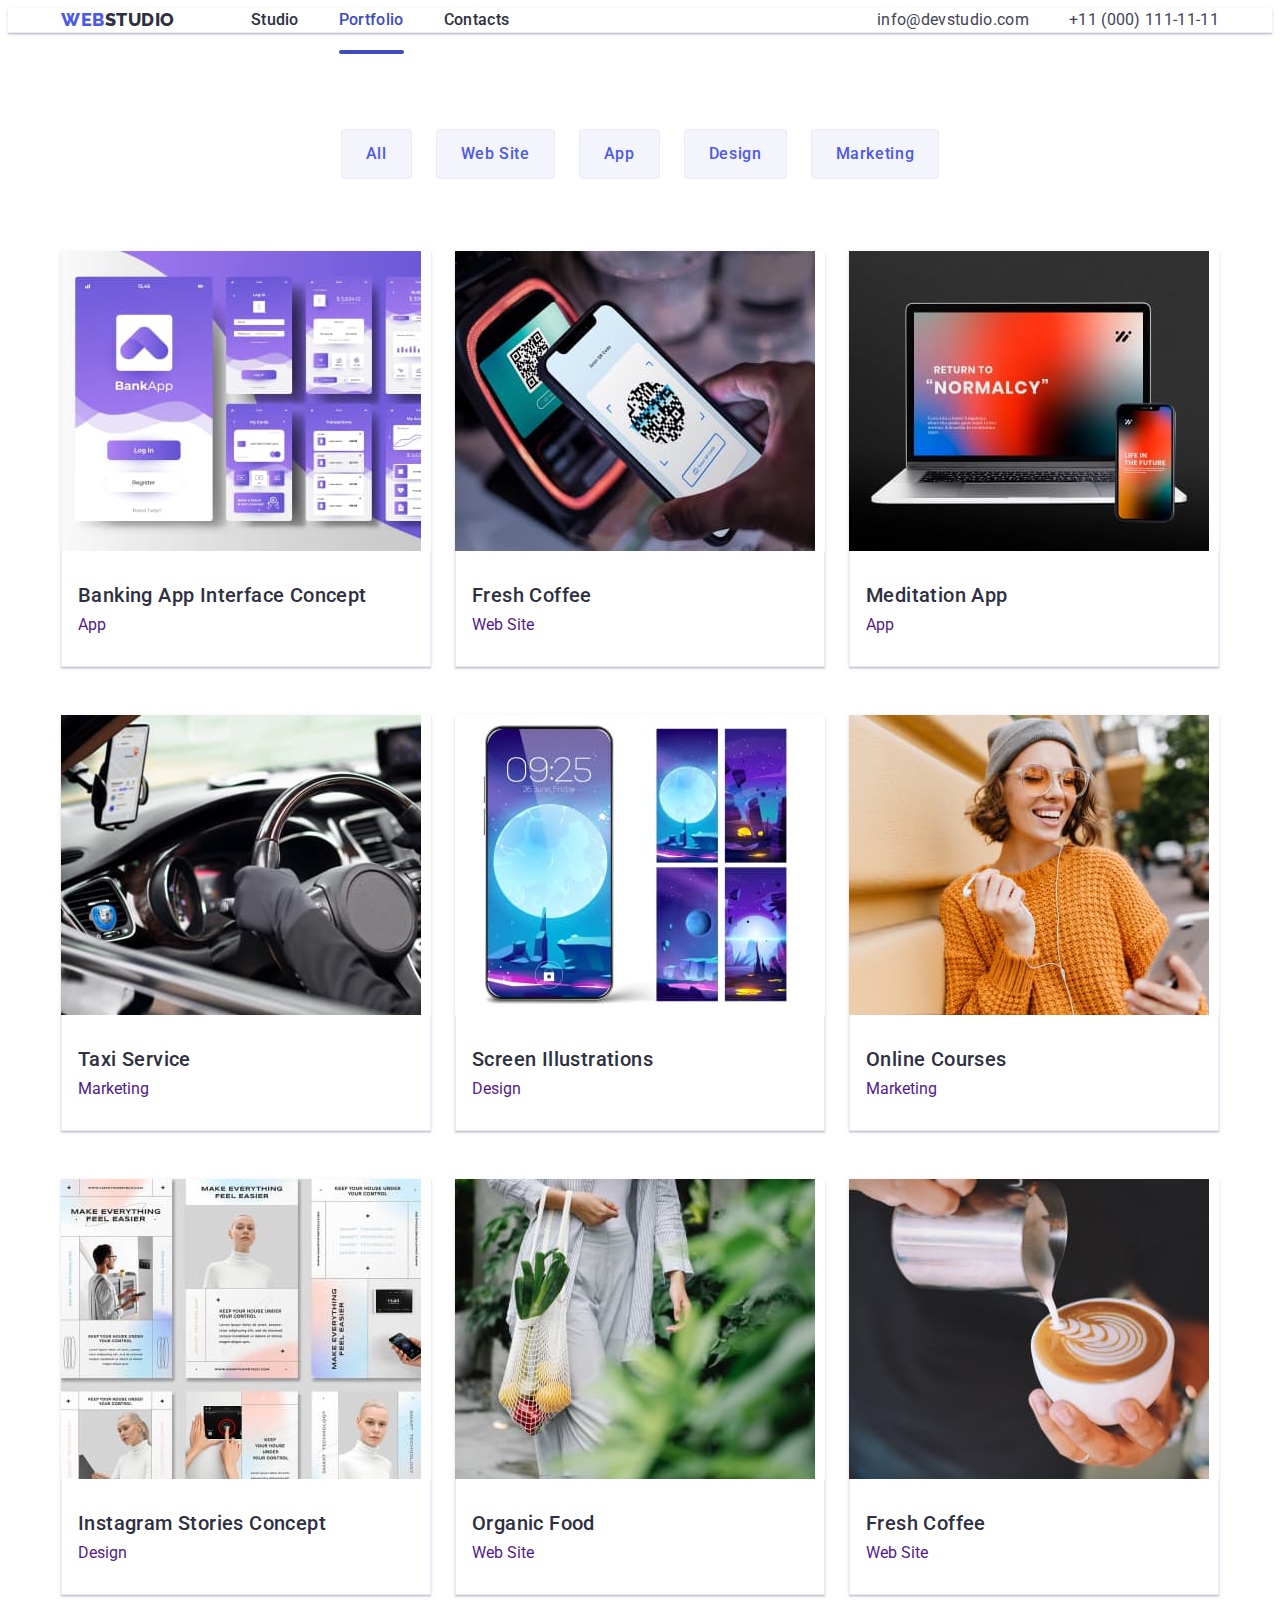
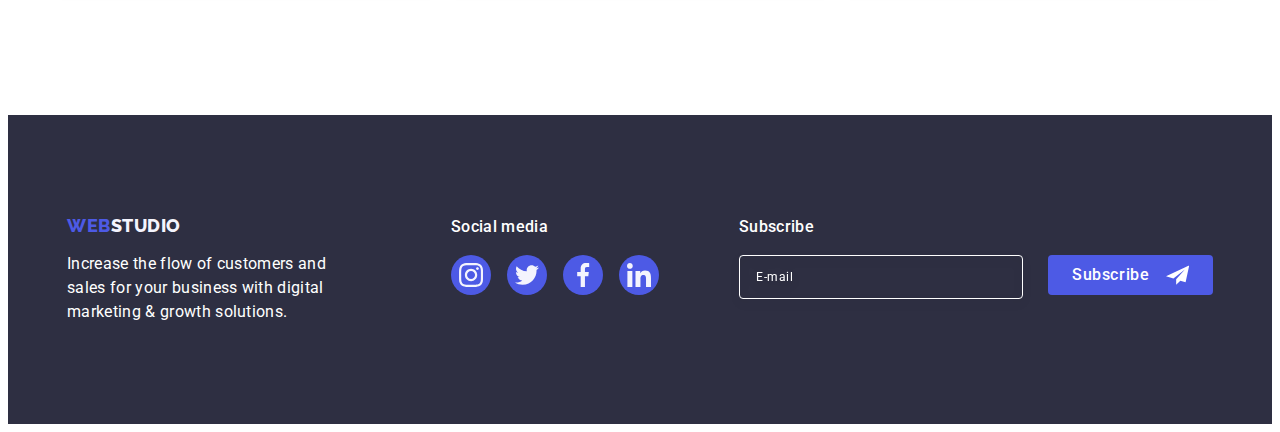
<file: portfolio.html>
<!DOCTYPE html>
<html lang="en">
<head>
    <meta charset="UTF-8">
    <meta name="viewport" content="width=device-width, initial-scale=1.0">
    <title>Document</title>
<link rel="stylesheet" href="https://cdnjs.cloudflare.com/ajax/libs/modern-normalize/2.0.0/modern-normalize.min.css"
    integrity="sha512-4xo8blKMVCiXpTaLzQSLSw3KFOVPWhm/TRtuPVc4WG6kUgjH6J03IBuG7JZPkcWMxJ5huwaBpOpnwYElP/m6wg=="
    crossorigin="anonymous" referrerpolicy="no-referrer">
    <link rel="stylesheet" href="./css/styles.css">
    <link rel="preconnect" href="https://fonts.googleapis.com">
    <link rel="preconnect" href="https://fonts.gstatic.com" crossorigin>
    <link href="https://fonts.googleapis.com/css2?family=Roboto:wght@400;500;700;900&display=swap" rel="stylesheet">
    <link rel="preconnect" href="https://fonts.googleapis.com">
    <link rel="preconnect" href="https://fonts.gstatic.com" crossorigin>
    <link href="https://fonts.googleapis.com/css2?family=Raleway:wght@800&family=Roboto:wght@400;500;700;900&display=swap"
        rel="stylesheet">
        
</head>
<body>
    <header class="start">
        <div class="container page-head">
        <nav class="page-nav"> <!--Меню-->
            <a href="./index.html" class="logo-right link" >WEB<span class="logo">Studio</span></a>
    
            <ul class="list fl-menu">
                <li><a href="./index.html" class="menu link">Studio</a></li>
                <li><a href="./portfolio.html" class="menu mod link">Portfolio</a></li>
                <li><a href="" class="menu link">Contacts</a></li>
            </ul>
        </nav>
    <address class="contacts">
        <ul class="list fl-menu"><!--Контакты-->
            <li><a href="mailto:info@devstudio.com" class="numb-mail link">info@devstudio.com</a></li>
            <li><a href="tel:+110001111111" class="numb-mail link">+11 (000) 111-11-11</a></li>
        </ul>
        </address>
        </div>
    </header>
    
    <main>
        <section class="list five-section"> <!--Кнопки-->
            <div class="container">
            <h1 class="visually-hidden">Defolt</h1>
            <ul class="list app-filter">
                <li>
                  <button type="button" class="filter">All</button>
                </li>
                <li>
                    <button type="button" class="filter">Web Site</button>
                </li>
                <li>
                    <button type="button" class="filter">App</button>
                </li>
                <li>
                    <button type="button" class="filter">Design</button>
                </li>
                <li>
                    <button type="button" class="filter">Marketing</button>
                </li>
            </ul>
                <ul class="list app">

                    <li class="structur">

                        <a href="" class="link app-style">
                            <div class="overlay">
                                    
                                <img src="./images/app.jpg" alt="Bank App" width="360" height="300">
                                <p class="p-over">14 Stylish and User-Friendly App Design Concepts · Task Manager App · Calorie Tracker App · Exotic Fruit Ecommerce App · Cloud Storage App</p>

                        </div>

                    <div class="app-link">

                    <h2 class="app-h">Banking App Interface Concept</h2>

                    <p>App</p>
                </div>

                </a>

            </li>

            <li class="structur">
                <a href="" class="link app-style">
                    <div class="overlay">

                        <img src="./images/pay.jpg" alt="Fresh Coffee" width="360" height="300">

                            <p class="p-over">14 Stylish and User-Friendly App Design Concepts · Task Manager App · Calorie Tracker App · Exotic Fruit Ecommerce App · Cloud Storage App</p>    
                    </div>
                <div class="app-link">
                <h2 class="app-h">Fresh Coffee</h2>
                <p>Web Site</p></div></a>
                </li>

                <li class="structur">

                    <a href="" class="link app-style">
                        <div class="overlay">

                            <img src="./images/screen.jpg" alt="App" width="360" height="300">
                                <p class="p-over">14 Stylish and User-Friendly App Design Concepts · Task Manager App · Calorie Tracker App · Exotic Fruit Ecommerce App · Cloud Storage App</p>

                        </div>
                    <div class="app-link">
                    <h2 class="app-h">Meditation App</h2>
                    <p>App</p></div></a>
                </li>

                

                <li class="structur">

                    <a href="" class="link app-style">
                        <div class="overlay">
                            <img src="./images/car.jpg" alt="Marketing" width="360" height="300">    
                            <p class="p-over">14 Stylish and User-Friendly App Design Concepts · Task Manager App · Calorie Tracker App · Exotic Fruit Ecommerce App · Cloud Storage App</p>

                        </div>
                    <div class="app-link">
                    <h2 class="app-h">Taxi Service</h2>
                    <p>Marketing</p></div></a>
                </li>


                <li class="structur">

                    <a href="" class="link app-style">
                        <div class="overlay">
                            <img src="./images/phone.jpg" alt="Design" width="360" height="300">
                                <p class="p-over">14 Stylish and User-Friendly App Design Concepts · Task Manager App · Calorie Tracker App · Exotic Fruit Ecommerce App · Cloud Storage App</p>

                                    
                            </div>
                        <div class="app-link">
                        <h2 class="app-h">Screen Illustrations</h2>
                        <p>Design</p></div></a>
                    </li>


                    <li class="structur">

                        <a href="" class="link app-style">
                            <div class="overlay">
                                <img src="./images/girl.jpg" alt="Marketing" width="360" height="300">
                                <p class="p-over">14 Stylish and User-Friendly App Design Concepts · Task Manager App · Calorie Tracker App · Exotic Fruit Ecommerce App · Cloud Storage App</p>

                            </div>
                        <div class="app-link">
                        <h2 class="app-h">Online Courses</h2>
                        <p>Marketing</p></div></a>
                    </li>


                    <li class="structur">

                        <a href="" class="link app-style">
                            <div class="overlay">
                                <img src="./images/tabel.jpg" alt="Design" width="360" height="300">    
                                <p class="p-over">14 Stylish and User-Friendly App Design Concepts · Task Manager App · Calorie Tracker App · Exotic Fruit Ecommerce App · Cloud Storage App</p>

                            </div>
                        <div class="app-link">
                        <h2 class="app-h">Instagram Stories Concept</h2>
                        <p>Design</p></div></a>
                    </li>


                    <li class="structur">

                        <a href="" class="link app-style">
                            <div class="overlay">
                                <img src="./images/magazine.jpg" alt="Organic Food" width="360" height="300">    
                                <p class="p-over">14 Stylish and User-Friendly App Design Concepts · Task Manager App · Calorie Tracker App · Exotic Fruit Ecommerce App · Cloud Storage App</p>

                            </div>
                        <div class="app-link">
                        <h2 class="app-h">Organic Food</h2>
                        <p>Web Site</p></div></a>
                    </li>

                    

                    <li class="structur">
                        <a href="" class="link app-style">
                            <div class="overlay">
                                <img src="./images/coffe.jpg" alt="Fresh Coffee" width="360" height="300">    
                                <p class="p-over">14 Stylish and User-Friendly App Design Concepts · Task Manager App · Calorie Tracker App · Exotic Fruit Ecommerce App · Cloud Storage App</p>

                            </div>
                        <div class="app-link">
                        <h2 class="app-h">Fresh Coffee</h2>
                        <p>Web Site</p></div></a>
                        </li>
                
               
            </ul>
            </div>
        </section>
    </main>
    <footer class="end-text end">
        <div class="foor-social  container">
                     
        <div class="mar-div">
                     <a href="./index.html" class="logo-right marg link">Web<span class="end-logo">Studio</span></a>
         <p class="end-par">
             Increase the flow of customers and sales for your business with digital marketing & growth solutions.
         </p>
        </div>
        <div>
        <p class="media">Social media</p>
                         
         <ul class="end-social">
 
         <li class="end-icon"> 
          <a href="" class="end-link">
         <svg class="end-fi" width="24" height="24">
         <use href="./images/icons.svg#icon-instagram"></use>
         </svg>
         </a>
          </li>
 
         <li class="end-icon">
          <a href="" class="end-link">
         <svg class="end-fi" width="24" height="24">
         <use href="./images/icons.svg#icon-twitter"></use>
         </svg>
         </a>
         </li>
 
         <li class="end-icon">
         <a href="" class="end-link">
         <svg class="end-fi" width="24" height="24">
         <use href="./images/icons.svg#icon-facebook"></use>
         </svg>
         </a>
         </li>
 
         <li class="end-icon">       
         <a href="" class="end-link">
         <svg class="end-fi" width="24" height="24">
         <use href="./images/icons.svg#icon-linkedin"></use>
         </svg>
         </a>
         </li>
 
         </ul>
         </div>
 
         <div class="form-div">
         <p class="form-p">Subscribe</p>
         <form class="form-footer">
             <label class="form-label">
                 <input type="email" name="email" class="form-input" placeholder="E-mail">
             </label>
             <button type="submit" class="form-but">Subscribe
                 <svg width="24" height="24" class="plane"><use href="./images/icons.svg#icon-frame"></use></svg>
             </button>
         </form>
         </div>
         
     </div>
       
     
     </footer>

</body>
</html>
</file>
<file: css/styles.css>
:root{
    --back-body:#FFFFFF;
    --logo-color: #4d5ae5;
    --span: #2e2f42;
    --color-menu:#2e2f42;
    --text-menu: #2e2f42;
    --num-mail: #434455;
    --first: #2e2f42;
    --buttom: #4d5ae5;
    --back-buttom: #F4F4FD;
    --text-small: #434455;
    --color-studio: #2e2f42;
    --team-text: #2e2f42;
    --social: #4d5ae5;
    --custom: #8e8f99;
    --navyblue: #2E2F42;
    --over: #f4f4fd;
    --form: #FFF;
    --lightslate: #8E8F99;
    --label:#8e8f99;
    --chek: #404bbf; 
}
body{
    font-family: "Roboto", sans-serif;
    color: #434455;
    background-color: var(--back-body); 
}
main{
    flex-grow: 1;
    max-height: 100%;
}
h1, h2, h3, h4, h5, h6{
        margin: 0;
}
p{
   margin: 0;
}
input{
    font-family: inherit;
}
ul{
    margin: 0;
    padding-left: 0;
    list-style-type: none;
}
img{
    display: block;
    max-width: 100%;
    
}
a{
    text-decoration: none;
    font-family: "Roboto", sans-serif;
    font-style: normal;
}
.logo{
    color: var(--span);
    font-family: "Raleway", sans-serif;
    font-weight: 800;
    font-size: 18px;
    line-height: 1.17;
    letter-spacing: 0.03em;
    text-decoration: none;
    text-transform: uppercase;
}

.link{
    text-decoration: none;
}
.menu{
    font-weight: 500;
    font-size: 16px;
    line-height: 1.5;
    letter-spacing: 0.02em;
    color: var(--color-studio);
    padding: 24px 0;
    position: relative;
    transition: color 250ms cubic-bezier(0.4, 0, 0.2, 1);
 }
 .menu:hover{
    color: #404BBF;
}
.menu:focus{
     color: #404BBF;
}
.mod{
    position: relative;
    color: #404bbf;
    
}

.mod::after{
    content: "";
    position: absolute;
    left: 0;
    bottom: -1px;
    height: 4px;
    background-color: #404bbf;
    border-radius: 2px;
    width: 100%;
}
.contacts{
    font-style: normal;
    margin-left: auto;
}
.numb-mail{
    font-size: 16px;
    line-height: 1.5;
    letter-spacing: 0.02em;
    font-weight: 400;
    color: var(--num-mail);
    letter-spacing: 1.5;
    display: flex;
    gap: 40px;
    transition: color 250ms cubic-bezier(0.4, 0, 0.2, 1);
}
@media only screen and (min-width: 768px) and (max-width: 1157px){
   .numb-mail{
    font-size: 12px;
    
  }
}
.numb-mail:hover{
    color: #404bbf;
}
.numb-mail:focus {
    color: #404bbf;
}
.list{
    list-style: none;
}
.filter{
    font-family: "Roboto", sans-serif;
    font-size: 16px;
    font-weight: 500;
    line-height: 1.5;
    letter-spacing: 0.04em;
    cursor: pointer;
    color: var(--buttom);
    background-color: var(--back-buttom);
    padding: 12px 24px;
    border: 1px solid #e7e9fc;
    border-radius: 4px;
    transition: color 250ms cubic-bezier(0.4, 0, 0.2, 1), background-color 250ms cubic-bezier(0.4, 0, 0.2, 1), border-color 250ms cubic-bezier(0.4, 0, 0.2, 1), box-shadow 250ms cubic-bezier(0.4, 0, 0.2, 1);
}
.filter:hover, .filter:focus{
    background-color: #404BBF;
    color: #FFFFFF;
    font-weight: 500;
    letter-spacing: 1.5;
    cursor: pointer;
    border: 1px solid transparent;
    box-shadow: 0px 2px 2px 0px rgba(0, 0, 0, 0.12), 0px 2px 1px 0px rgba(0, 0, 0, 0.08), 0px 3px 1px 0px rgba(0, 0, 0, 0.10);
}





/* ФУТТЕР */
.media{
    color:#FFF;
    font-size: 16px;
    font-family: Roboto;
    font-style: normal;
    font-weight: 500;
    line-height: 1.5;
    letter-spacing: 0.02em;
    text-align: center;
    height: 24px;
    color:var(--back-body);
    margin-bottom: 16px;
    margin-top: 0;
   
    text-align: center;
}
@media only screen and (min-width: 767px) {
   .media{
    text-align: left;
  }
}
@media only screen and (min-width: 1158px) {
   {
    text-align: left;
  }
}
.end-text{
    color: #F4F4FD;
    line-height: 1.5;
    background-color: #2E2F42;
    letter-spacing: 1.5;
    padding: 100px 0;
   
    
}
.divv{
    display: block;
}
@media only screen and (min-width: 767px) {
   {
    
  }
}
@media only screen and (min-width: 1157px) {
    .end-text{
        color: #F4F4FD;
        line-height: 1.5;
        background-color: #2E2F42;
        letter-spacing: 1.5;
        padding: 100px 0;
  }
}
.end-logo{
    color: #f4f4fd;
}
.end-par{
    letter-spacing: 0.02em;
    color: #ffffff;
    max-width: 264px;
margin: 0 auto;
}
.foot-title{
    width: 208;
}
.foor-social{
    /* align-items: center;
    justify-content: center;
    display: flex;
    flex-direction: column;
     */
}
@media only screen and (min-width: 768px) {
   .foor-social{
    display: flex;
    flex-wrap: wrap;
    gap: 72px 24px;
    max-width: 550px;
  }
}
@media only screen and (min-width: 1158px) {
    .foor-social{
        display: flex;
        flex-direction: row;
        align-items: baseline;
        justify-content: center; 
        gap: 0;
    
  }
}
.mar-div{
    margin-bottom: 72px;
    /* margin-right: 120px; */
    /* margin: 136px auto; */
    
}
@media only screen and (min-width: 768px) {
    .mar-div{
        margin: 0;
        /* margin-right: 120px; */
        /* margin: 136px auto; */
        
    }
}
@media only screen and (min-width: 1158px) {
   .mar-div{
    margin-right: 120px;
  }
}
@media only screen and (min-width: 767px) {
    .soc-cont{
        /* margin-left: 24px; */
    }
    }
}
@media only screen and (max-width: 767px) {
    .soc-cont{
        margin-bottom: 72px;
    }
    }

.end-social{
    display: flex;
    gap: 16px;
    justify-content: center;

}
@media only screen and (max-width: 767px) {
    .end-social{
    margin-bottom: 72px;
  }
}

    
@media only screen and (min-width: 1158px) {
   {
    
  }
}
.end-icon{
    width: 40px;
    height: 40px;
}
.end-link{
    width: 100%;
    height: 100%;
    background-color: var(--buttom);
    border-radius: 50%;
    display: flex;
    align-items: center;
    justify-content: center;
    transition: background-color 250ms cubic-bezier(0.4, 0, 0.2, 1);
}
@media only screen and (min-width: 767px) {
    .end-link {
    width: 100%;
    height: 100%;
    background-color: var(--buttom);
    border-radius: 50%;
    display: flex;
    align-items: center;
    justify-content: center;
    transition: background-color 250ms cubic-bezier(0.4, 0, 0.2, 1);
  }
}
.end-link:hover{
    background-color: #31d0aa;
}
.end-link:focus{
    background-color: #31d0aa;
}
.end-fi{
    fill: var(--back-buttom)
}

.logo-right{
    font-family: "Raleway", sans-serif;
    color: var(--logo-color);
    font-weight: 800;
    font-size: 18px;
    line-height: 1.17;
    letter-spacing: 0.03em;
    text-transform: uppercase;
    /* margin-right: 76px; */
    display: block;
    text-align: center;
    /* display: inline-block; */
}
@media only screen and (min-width: 767px) {
   .logo-right{
    text-align: left;
  }
}

/* Поля вводу  Футер*/
.form-p{
    color: var(--form, #FFF);
    
    font-family: Roboto;
    font-size: 16px;
    font-style: normal;
    font-weight: 500;
    line-height: 24px;
    letter-spacing: 0.02em;
    margin-bottom: 16px;
    /* padding-left: 80px; */
    }
    @media only screen and (max-width: 767px) {
        .form-p{
        text-align: center;
      }
    }
    .form-footer{
        /* display: flex;
    padding-left: 80px;
    gap: 24px; */
    
    }
    @media only screen and (min-width: 767px) {
      .form-footer {
        display: flex;
        gap: 24px;
      }
    }
    @media only screen and (max-width: 767px) {
       .form-footer{
        flex-direction: column;
        align-items: center;
        
   

      }
    }
    .form-but{
    display: flex;
    padding: 8px 24px;
    justify-content: center;
    align-items: center;
    min-width: 165px;
    height: 40px; 
    border-radius: 4px;
    border: none;
    background: var(--social, #4D5AE5);
    color: var(--form, #FFF);
    text-align: center;
    cursor: pointer;
    font-family: Roboto, sans-serif;
    font-size: 16px;
    font-style: normal;
    font-weight: 500;
    line-height: 24px;
    letter-spacing: 0.04em;
    fill: #FFFFFF;
    margin: 0 auto;
    }
    .plane{
        margin-left: 16px;
    }
    .form-input{
        font-size: 12px;
        line-height: 1.5; 
        letter-spacing: 0.04em;
        color: #ffffff; 
        width: 100%;
    height: 40px;
    padding-left: 16px;
    flex-shrink: 0;
    border-radius: 4px;
    border: 1px solid var(--form, #FFF);
    filter: drop-shadow(0px 4px 4px rgba(0, 0, 0, 0.15));
    background-color: transparent;
    }
    @media only screen and (min-width: 767px) {
      .form-input {
        width: 264px;
      }
    }
    .form-input::placeholder{
        color: #ffffff ;
    font-family: Roboto;
    font-size: 12px;
    font-style: normal;
    font-weight: 400;
    line-height: 24px;
    letter-spacing: 0.48px;
    }
    .form-div{
    
    }
    @media only screen and (min-width: 1157px) {
       .form-div{
        margin-left: 80px;
      }
    }
/* =======================*/



.title-second{
    font-weight: 700;
    font-size: 36px;
    line-height: 1.11;
    text-align: center;
    letter-spacing: 0.02em;
    text-transform: capitalize;
    color: var(--text-menu);
    margin-bottom: 72px; 
   
}






/*!!!! Перша секція !!!!*/
.first-section{
   background-color: var(--first);
   background-image:linear-gradient(to bottom,
        rgba(46, 47, 66, 0.7),
        rgba(46, 47, 66, 0.7)), url(../images/mobile/mob-bg@1x.jpg);
   background-position: center;
   background-repeat: no-repeat;
   background-size: cover;
   height: 432px;
   padding: 112px 0;
   /* padding: 188px 0;
   margin: 0 auto;
   max-width: 1440px;
   height: 600px; */
}
@media (min-device-pixel-ratio: 2), (min-resolution: 192dpi), (min-resolution: 2dppx) {
  .first-section {
   background-image: linear-gradient(to bottom,
        rgba(46, 47, 66, 0.7),
        rgba(46, 47, 66, 0.7)), url(./images/mobile/mob-bg@2x.jpg);
  }
}

@media only screen and (min-width: 428px) {
   .first-section{
    background-image: linear-gradient(rgba(46, 47, 66, 0.70),
        rgba(46, 47, 66, 0.70)),
        url(../images/tab/tabbg@1x.jpg);    
  }

  @media (min-device-pixel-ratio: 2),
(min-resolution: 192dpi),
(min-resolution: 2dppx){
    .first-section{
    background-image: linear-gradient(rgba(46, 47, 66, 0.70),
        rgba(46, 47, 66, 0.70)),
        url(../images/tab/tabbg@2x.jpg);
    }
}
}
@media only screen and (min-width: 769px) {
    .first-section{
    background-image: linear-gradient(rgba(46, 47, 66, 0.70),
        rgba(46, 47, 66, 0.70)),
        url(../images/dask/people-office@1x.jpg);
  }

  @media (min-device-pixel-ratio: 2),
   (min-resolution: 192dpi),
    (min-resolution: 2dppx){
        .first-section{
    background-image: linear-gradient(rgba(46, 47, 66, 0.70),
        rgba(46, 47, 66, 0.70)),
        url(../images/dask/people-office@2x.jpg);
    }
}
}


@media only screen and (min-width: 1158px) {
   .hero{
    padding: 188px 0;    
  }
}
/* @media (min-device-pixel-ratio: 2), screen and (min-resolution: 192dpi), screen and (min-resolution: 2dppx) {
    .first-section{
        background-image:linear-gradient(to bottom,
        rgba(46, 47, 66, 0.7),
        rgba(46, 47, 66, 0.7)), url(../images/mobile/mob-bg@2x.jpg);
  }
}@media only screen and (min-width: 767px) {
   

@media (min-device-pixel-ratio: 2), screen and (min-resolution: 192dpi), screen and (min-resolution: 2dppx) {
    .first-section{
        background-image:linear-gradient(to bottom,
        rgba(46, 47, 66, 0.7),
        rgba(46, 47, 66, 0.7)), url(../images/tab/tabbg@2x.jpg)
  }
}
}
@media only screen and (min-width: 1158px) {
   @media (min-device-pixel-ratio: 2), (min-resolution: 192dpi), (min-resolution: 2dppx) {
     .first-section {
       background-image:linear-gradient(to bottom,
       rgba(46, 47, 66, 0.7),
       rgba(46, 47, 66, 0.7)), url(../images/dask/people-office@2x.jpg) ;
     }
    }
     */
  
}
.first-section .title{  
    color: #FFFFFF;
    text-align: center;
    font-family: Roboto;
font-size: 36px;
font-style: normal;
font-weight: 700;
line-height: 40px;
letter-spacing: 0.72px;
text-transform: capitalize;
max-width: 428px;
/* padding-top: 112px; */
margin-bottom: 77px;
    
}

@media only screen and (min-width: 767px) {
    .first-section .title {
        line-height: 1.07;
        letter-spacing: 0.02em;
        text-align: center;
        font-weight: 700;
        font-size: 56px;
       max-width: 496px;
       margin: 0 auto;
       margin-bottom: 48px;
  }
}
.color-order{
 
    background-color: #4D5AE5;
    color: #FFFFFF;
    cursor: pointer;
    font-family: "Roboto", sans-serif;
    font-weight: 500;
    font-size: 16px;
    line-height: 1.5;
    letter-spacing: 0.04em;
    min-width: 169px;
        border: none;
    padding: 16px 32px 16px 32px;
    gap: 10px;
    display: block;
    border-radius: 4px;
    margin: 0px auto;
    
    transition: background-color  250ms cubic-bezier(0.4, 0, 0.2, 1);
    ;
    }
    .color-order:hover, .color-order:focus{
        color: #FFFFFF;
        background-color: #404BBF;
        cursor: pointer;
    }

/* !!!!!!!!!!!!!! */

.fourth-section{
   background-color: #F4F4FD;
padding: 120px 0;
}


.team-li{
    text-align: center; 
background-color: #FFFFFF;
border-radius: 0px 0px 4px 4px;
border-radius: 0px 0px 4px 4px;
box-shadow: 0px 2px 1px 0px rgba(46, 47, 66, 0.08), 0px 1px 1px 0px rgba(46, 47, 66, 0.16), 0px 1px 6px 0px rgba(46, 47, 66, 0.08);
}
.start{
    border-bottom: 1px solid #e7e9fc;
    padding: 19px 0;
    box-shadow: 0px 2px 1px rgba(46, 47, 66, 0.08), 0px 1px 1px rgba(46, 47, 66, 0.16), 0px 1px 6px rgba(46, 47, 66, 0.08);
}

@media only screen and (min-width: 768px) {
   .start{
    padding: 5px 0;
  }
}

@media only screen and (min-width: 1158px) {
   .start{
    padding: 0;
  }
}


/* ХЕДДЕР */
.page-head{
    display: flex;
    align-items: center;
    
}
.fl-menu{
    display: flex;
    gap: 40px;
}
@media only screen and (min-width: 767px) {
    .fl-menu {
    margin-left: 76px;
  }
}
.adress-menu{
    display: flex;
    gap: 40px;
}
@media only screen and (max-width: 767px) {
    .adress-menu{
        display: none;
        color: var(--slate, #434455);
/* Small Text */
font-family: Roboto;
font-size: 12px;
font-style: normal;
font-weight: 400;
line-height: 14px; /* 116.667% */
letter-spacing: 0.48px;

    }
    }
@media only screen and (min-width: 767px) {
    .adress-menu{
        display: flex;
        row-gap: 12px;
        flex-direction: column
    }
}
@media only screen and (min-width: 1158px) {
  .adress-menu {
    display: flex;
    flex-direction: row;
    margin: 24px 0 24px 0;
  }
}
.fl-menu-contact{
    display: flex;
    gap: 40px;
}
@media only screen and (min-width: 767px) {
    .fl-menu-contact{
        display: flex;
        flex-direction: column;
        /* gap: 40px; */
        row-gap: 12px;
        margin-left: 121px;
        margin-right: 16px;
    }
}
@media only screen and (max-width: 767px) {
   .fl-menu{
    display: none;
  }
  .fl-menu-contact{
    display: none;
  }
}
.page-nav{
    display: flex;
    align-items: center;
    
}
    .menu-toggle-icon{
    stroke: #2E2F42;
}

.container.page-head{
    /* margin: 25px 16px ; */
}
.container{
    min-width: 320px;
    max-width: 428px;
    margin: 0 auto;
    padding: 0 15px;
    
}
@media only screen and (min-width: 767px) {
   
    .container{
max-width: 768px;
    }
  }
  @media only screen and (min-width: 1157px) {
    .container {
      min-width: 1158px;
    }
  }

.page-nav{
    display: flex;
    align-items: center;
}


.visually-hidden{
    position: absolute;
        width: 1px;
        height: 1px;
        margin: -1px;
        border: 0;
        padding: 0;
    
        white-space: nowrap;
        clip-path: inset(100%);
        clip: rect(0 0 0 0);
        overflow: hidden;
}

.doo{
display: flex;
gap: 24px;

}
.our{
    margin-top: 120px;
}
.our-pic{
    display: flex;
    flex-direction: column;
    align-items: center;
    /* padding-top: 72px; */
    gap: 24px;   
    row-gap: 72px;

    
}
@media only screen and (min-width: 767px) {
  .our-pic {
    display: flex;
    flex-direction: row;
    flex-wrap: wrap;
    justify-content: center;
  }
}
@media only screen and (min-width: 1157px) {
   .our-pic{
    display: flex;
    padding-top: 72px;
    gap: 24px;   
  }
}
.strategy{
    padding: 96px 0;
}





.team{
    background: var(--cloud, #F4F4FD);
    padding: 96px 0;
}

/* ТРЕТЯ СЕКЦІЯ */
.do-list{
    display: none;
}
@media only screen and (min-width: 1157px) {
   .do-list{
    padding-bottom: 120px;
  }
}
.strategy-title{
    margin-bottom: 8px;
    text-align: center;
    font-size: 36px;
    letter-spacing: 0.72px;
    line-height: 40px;
}
@media only screen and (min-width: 768px) {
    .strategy-title{
        text-align: left;
        color: var(--navyblue, #2E2F42);

/* Header 2 */
font-family: Roboto;
font-size: 36px;
font-style: normal;
font-weight: 700;
line-height: 40px; /* 111.111% */
letter-spacing: 0.72px;
text-transform: capitalize;
    
  }
}
@media only screen and (min-width: 1158px) {
   .strategy-title{
    font-size: 20px;
  }
}
.tehnik{
   width: calc((100% - 48px) / 3);
}
.people{
    padding: 32px 0;
}
.people-name{
    text-align: center;
    margin-bottom: 8px;
    font-weight: 500;
        letter-spacing: 0.02em;
        font-size: 20px;
        line-height: 1.2;
        color: var(--text-menu);
        margin-bottom: 8px;
}
.name-job{
    text-align: center;
    line-height: 1.5;
    font-size: 16px;
    letter-spacing: 0.02em;
    color: var(--text-small);
}
.app{
    display: flex;
    flex-wrap:wrap;
    column-gap: 24px;
    row-gap: 48px;
}
.app-filter{
    display: flex;
    justify-content: center;
    gap: 24px;
    margin-bottom: 72px;
}
.structur{
    width: calc((100% - 48px) / 3);
}
.structur:hover{
/* box-shadow: 0px 2px 1px 0px rgba(46, 47, 66, 0.08), 0px 1px 1px 0px rgba(46, 47, 66, 0.16), 0px 1px 6px 0px rgba(46, 47, 66, 0.08);} */}
.five-section{
    padding-top: 96px;
        padding-bottom: 120px;
}
.app-link{
    padding: 32px 16px;
    border: 1px solid #e7e9fc;
    border-top: none;
}
.app-h{
    font-family: 'Roboto',
         sans-serif;
      font-weight: 500;
      font-size: 20px;
      color: var(--navyblue);
      letter-spacing: 0.02em;
      line-height: 1.2;
      margin-bottom: 8px;
}
.marg{
    margin-bottom: 16px;
}
.overlay{
position: relative;
overflow: hidden;
}
.p-over{
    position: absolute;
    top: 0;
    font-size: 16px;
    line-height: 1.5;
    letter-spacing: 0.02em;
    color: var(--over);
    padding: 40px 32px;
    background-color: #4d5ae5;
    height: 100%;
    width: 100%;
    transform: translateY(100%);
    transition: transform 250ms cubic-bezier(0.4, 0, 0.2, 1);
}
.app-style:hover .p-over,
.app-style:focus .p-over{
transform: translateY(0%);
}
.box{
    position: relative;
    overflow: hidden;
}
.app-style{
    display: block;
    box-shadow: 0px 1px 6px rgba(46, 47, 66, 0.08), 0px 1px 1px rgba(46, 47, 66, 0.16), 0px 2px 1px rgba(46, 47, 66, 0.08);
    transition: box-shadow 250ms cubic-bezier(0.4, 0, 0.2, 1);
}
.link-overlay{
    position: relative;
    display: inline-block;
    overflow: hidden;
}
.backdrop{
    position: fixed;
    top: 80px;
    right: 516px;
    bottom: 8px;
    left: 516px;
    width: 408px;
    height: 584px;
    background-color: #FCFCFC;
    opacity: 1;
    visibility: visible;
    transition: opacity 250ms cubic-bezier(0.4, 0, 0.2, 1), visibility 250ms cubic-bezier(0.4, 0, 0.2, 1);
    border-radius: 4px;
    border: 4px;
    box-shadow: 0px 2px 1px 0px rgba(0, 0, 0, 0.20), 0px 1px 3px 0px rgba(0, 0, 0, 0.12), 0px 1px 1px 0px rgba(0, 0, 0, 0.14);
    
    
}
.backdrop.is-hidden{
    visibility: hidden;
    opacity: 0;
    pointer-events: none;
}
/* ДРУГА СЕКЦІЯ */

.strategy{
    padding: 96px 0;
}
.prioritet{
display: flex;
flex-direction: column;
row-gap: 72px;
align-items: center ;
column-gap: 24px;

    
}
@media only screen and (min-width: 768px) {
   .prioritet{
    display: flex;
    flex-direction: row;
    flex-wrap: wrap;
  }
}

@media only screen and (min-width: 1158px) {
    .prioritet{
    display: flex;
    gap: 24px;
    padding: 0 auto;
  }
}
/* .set{
    text-align: center;   
} */
@media only screen and (min-width: 768px) {
   .set{
    width: 356px;
  }
}
@media only screen and (min-width: 1157px) {
  .set {
    width: calc((100% - 72px) / 4);
  }
}
.pic-small{
    /* text-align: left; */
    /* margin: 0 16px; */
    color: var(--slate, #434455);

/* Body Medium */
font-family: Roboto;
font-size: 16px;
font-style: normal;
font-weight: 500;
line-height: 150%;/* 150% */
letter-spacing: 0.32px;
}
@media only screen and (min-width: 1157px) {
   .pic-small{
    font-weight: 400;
  }
}
.icon-first{
    display: none;
   
}
@media only screen and (min-width: 1157px) {
  .icon-first {
    border: 1px solid #F4F4FD;
    width: 264px;
    height: 112px;
    align-items: center;
    display: flex;
    justify-content: center;
    background-color: #f4f4fd;
    margin-bottom: 8px;
    border-radius: 4px;
  }
}
.social-icon{
    border: 1px solid #4D5AE5;
    display: flex;
    width: 100%;
    height: 100%;
    border-radius: 50%;
    background-color: var(--social);
    align-items: center;
    justify-content: center;
    transition: background-color 250ms cubic-bezier(0.4, 0, 0.2, 1)
}
.social-icon:hover{
    background-color: #404BBF;
}
.social-icon:focus{
    background-color: #404BBF;
}
.social{
    display:flex;
    gap: 24px;
    justify-content: center;
    margin-top:8px;
    
}
.social-u{
    display: flex;
    align-items: center;
}
.social-l{
    width: 40px;
    height: 40px;
   transition: background-color 250ms cubic-bezier(0.4, 0, 0.2, 1);
}
.social-color{
    fill:#f4f4fd;
}
.costum{
    display: flex;
flex-wrap: wrap;
justify-content: center;
gap: 72px 16px;
/* padding-bottom: 96px;  */
    
}
@media only screen and (min-width: 767px) {
    .costum{
    column-gap: 24px;
  }
}
@media only screen and (min-width: 1157px) {
   .costum{
        display: flex;
        gap:24px;
        justify-content: center;
        align-items: center;
        margin: 0 auto;
  }
}
.icon-costum{
    
    /* width: calc((100% - 16px) / 2); */
    height: 88px;
    
    border-radius: 4px;
    justify-content: center;
    display: flex;
flex-direction: column;
    align-items: center;    
    
}
@media only screen and (min-width: 767px) {
    .icon-costum{
    width: 168px;
    height: 88px;
  }
}
@media only screen and (max-width: 767px) {
    .icon-costum  {
    width: 190px;
  }
}

@media only screen and (min-width: 1157px) {
    .icon-costum{
    width: calc((100% - 120px) / 6);
    height: 88px;
    
    border-radius: 4px;
    justify-content: center;
    display: flex;
    align-items: center;
  }
}
.icon-costum:hover{
    color:#404BBF;
}
 /* .link-icons{
    color: #404BBF;
} */
.link-icons:hover{
    fill: #404BBF;
} 
.link-custom{
    width: 100%;
    height: 100%;
    border: 1px solid #8e8f99;
    border-radius: 4px;
    display: flex;
    align-items: center;
    justify-content: center;
    color: var(--custom);
    transition: border-color 250ms cubic-bezier(0.4, 0, 0.2, 1), color 250ms cubic-bezier(0.4, 0, 0.2, 1);

}.link-custom:hover{
    border-color: #404BBF;
    color: #404BBF;
    width: 100%;
    height: 100%;
}
.link-custom:focus{
    border-color: #404BBF;
    color: #404BBF;
    width: 100%;
    height: 100%;
}
.curent{
    fill: currentColor;
}
.five{
    padding-top: 96px;
    padding-bottom: 96px;
}
@media only screen and (min-width: 1158px) {
    .five{
        padding-top: 96px;
        padding-bottom: 96px;
    }
}
.five-title{
        color: var(--navyblue);
        text-align: center;
        margin-bottom: 72px;
        font-size: 36px;
        font-family: Roboto;
        font-style: normal;
        font-weight: 700;
        line-height: 1.11;
        letter-spacing: 0.72px;
        text-transform: capitalize;
}


.window{
    padding: 72px 24px 24px 24px;
    position: fixed;
    top: 0;
    left: 0;
    width: 100%;
    height: 100%;
    background-color: rgba(46, 47, 66, 0.4);
    transition: opacity 250ms cubic-bezier(0.4, 0, 0.2, 1), visibility 250ms cubic-bezier(0.4, 0, 0.2, 1);
}

.is-hidden{
    opacity: 0;
    visibility: hidden;
    pointer-events: none;

}


.window-modal{
    padding: 72px 24px 24px 24px;
    position: absolute;
    top: 50%;
    left: 50%;
    transform: translate(-50%, -50%) scale(1);
    width: 408px;
    min-height: 584px;
    background: #fcfcfc;
    box-shadow: 0px 1px 1px rgba(0, 0, 0, 0.14), 0px 1px 3px rgba(0, 0, 0, 0.12), 0px 2px 1px rgba(0, 0, 0, 0.2);
    border-radius: 4px;
    transition: transform 250ms cubic-bezier(0.4, 0, 0.2, 1);
}
@media only screen and (max-width: 767px) {
   .window-modal{
    width: 95%;
    max-width: 392px;
    height: 95%;
    max-height: 584px;
    overflow: scroll;
  }
}

.modal-close{
    position: absolute;
    top: 24px;
    right: 24px;
    width: 24px;
    height: 24px;
    border-radius: 50%;
    display: flex;
    align-items: center;
    justify-content: center;
    background-color: #e7e9fc;
    border: 1px solid rgba(0, 0, 0, 0.1);
    padding: 0; 
   cursor: pointer;
   transition: background-color 250ms cubic-bezier(0.4, 0, 0.2, 1), border 250ms cubic-bezier(0.4, 0, 0.2, 1);

}

.modal-close:hover{
    background-color: #404bbf;
    border: none;
    fill: #ffffff;
}
.modal-close:focus{
    background-color: #404bbf;
    border: none;
}
.link-overlay{
    position: relative;
    display: inline-block;
    overflow: hidden;
}

.icon-modal{
    fill:#2E2F42;
    transition: fill 250ms cubic-bezier(0.4, 0, 0.2, 1);
}

.modal-close:hover .icon-modal,
.modal-close:focus .icon-modal{
    fill: #ffffff;
}   








/* Форма модального вікна */
.form-p-modal{
    display: flex;
/* width: 360px; */
flex-direction: column;
flex-shrink: 0;
color: var(--navyblue, #2E2F42);
text-align: center;
margin-bottom: 16px;

font-family: Roboto;
font-size: 16px;
font-style: normal;
font-weight: 500;
line-height: 1.5; 
letter-spacing: 0.02em;
}
.form-div-modal{
    margin-bottom: 8px;
}
.form-input-modal{
    width: 100%;
height: 40px;
flex-shrink: 0;
border: 1px solid rgba(46, 47, 66, 0.4);
border-radius: 4px;
background-color: transparent;
padding-left: 38px;
outline: transparent;
transition: border-color 250ms cubic-bezier(0.4, 0, 0.2, 1);
}
.form-input-modal:focus{
    border-color: #4D5AE5; 

}
.form-label{
    margin-bottom: 16px;
    color: var(--lightslate, #8E8F99);
    display: block; 
    width: 100%;
/* Small Text */
font-family: Roboto;
font-size: 12px;
font-style: normal;
font-weight: 400;
line-height: 1.17; 
letter-spacing: 0.04em;
}
.form-icon{
    position: absolute;
    top:50%;
    left:16px;
    transform: translateY(-50%);
    transition: fill 250ms cubic-bezier(0.4, 0, 0.2, 1);
}
.form-input-modal:focus + .form-icon{
    fill: #4d5ae5;
}
.form-icon:focus{
    fill: #4D5AE5;
}
.form-position-icon{
    position: relative;
}
.div-area{
    margin-bottom: 16px;
}
.text{
    width: 100%;
    height: 120px;
    font-size: 12px;
    line-height: 1.17;
    letter-spacing: 0.04em;
    color: rgba(46, 47, 66, 0.4);
    border: 1px solid rgba(46, 47, 66, 0.4);
    border-radius: 4px; 
    background-color: transparent; 
    padding: 8px 16px; 
    outline: transparent;
    resize: none;
    transition: border-color 250ms cubic-bezier(0.4, 0, 0.2, 1); 
}
.text:focus{
    border-color: #4D5AE5;
}
.chek{
    margin-bottom: 24px;
}
.chek-label{
    font-size: 12px;
    line-height: 1.17;
    letter-spacing: 0.04em; 
    color: var(--label, #8e8f99);

}
.chek-span{
    width: 16px;
    height: 16px;
    border: 1px solid rgba(46, 47, 66, 0.4);
    border-radius: 2px;
    transition: background-color 250ms cubic-bezier(0.4, 0, 0.2, 1), border 250ms cubic-bezier(0.4, 0, 0.2, 1), fill 250ms cubic-bezier(0.4, 0, 0.2, 1);
    display: inline-flex;
    align-items: center; 
    justify-content: center;
    fill: transparent;
}
input[type="chekbox"]:checked + span{
    background-color: var(--chek);
    border: none;
    fill: var(--back-buttom);

}
.form-link{
    color: var(--buttom);

}
.chek-but{
    display: block;
    margin: 0 auto;
    min-width: 169px;
    height: 56px;
    font-family: "Roboto", sans-serif;
    font-size: 16px;
    font-weight: 500;
    line-height: 1.5;
    letter-spacing: 0.04em;
    color: #ffffff;
    cursor: pointer;
    background-color: #4D5AE5;
    border: none;
    border-radius: 4px;
    transition: background-color 250ms cubic-bezier(0.4, 0, 0.2, 1);
}
.chek-modal-icon{
    fill: var(--back-buttom);
}
.chek-q:checked + .chek-label .chek-span{
    border: none;
    fill: var(--back-buttom);
    background-color: var(--chek);
}

/* МОБАЙЛ МЕНЮ */
.menu-toggle {
    min-height: 24px;
    min-width: 24px;
    display: flex;
    align-items: center;
    justify-content: center;
  
    /* margin: 0; */
    padding: 0;
    background-color: transparent;
    cursor: pointer;
    border: none;
    border-radius: 50%;
    outline: none;
  }
  
  @media (min-width: 767px) {
    .menu-toggle {
      display: none;
    }
  }
  
  .menu-toggle:hover,
  .menu-toggle:focus {
    background-color: rgba(0, 0, 0, 0.1);
  }
  
  .menu-container {
display: flex;
flex-direction: column;

    position: fixed;
    top: 0;
    left: 0;
    width: 100vw;
    height: 100vh;
    padding: 80px 40px 40px 60px;
    background-color: var(--form);
    z-index: 999;
  
    transform: translateX(100%);
    transition: transform 250ms ease-in-out;
  }
  @media only screen and (min-width: 767px) {
    .menu-container{
      display: none;
    }
  }
  .menu-container.is-open {
    transform: translateX(0);
  }
  
  .menu-container .menu-toggle {
    position: absolute;
    top: 16px;
    right: 16px;
    color: #fff;
  }
  
.mobile-menu{
margin-bottom: auto;
}
.mobile-menu-item:not(:last-child){
    margin-bottom: 40px;

}
.mobile-menu-link{
    color: var(--navyblue, #2E2F42);

    /* Header 2 */
    font-family: Roboto;
    font-size: 36px;
    font-style: normal;
    font-weight: 700;
    line-height: 40px; /* 111.111% */
    letter-spacing: 0.72px;
    text-transform: capitalize;
}
.current-modal{
    color: #404BBF;
  }
  
.mobile-menu-contact{
    color: var(--iris, #4D5AE5);

/* Header 2 */
font-family: Roboto;
font-size: 36px;
font-style: normal;
font-weight: 700;
line-height: 40px; /* 111.111% */
letter-spacing: 0.72px;
text-transform: capitalize;
}
.mobile-networks{
display: flex;
gap: 25px;
}
.mobile-networks-item{

}
  .mobile-networks-link{
    width: 40px;
    height: 40px;
    background-color: var(--buttom);
    border-radius: 50%;
    display: flex;
    align-items: center;
    justify-content: center;
    transition: background-color 250ms cubic-bezier(0.4, 0, 0.2, 1);

    color: var(--navyblue, #2E2F42);

/* Header 2 */
font-family: Roboto;
font-size: 36px;
font-style: normal;
font-weight: 700;
line-height: 40px; /* 111.111% */
letter-spacing: 0.72px;
text-transform: capitalize;
  }
 
 
  
  .mobile-network-icon{
   fill: none;
    stroke: var(--back-buttom);
   
  }

 .mobile-ul{
    padding: 48px 0;
 }
 .padding{
    padding-bottom: 40px;
 }
</file>
